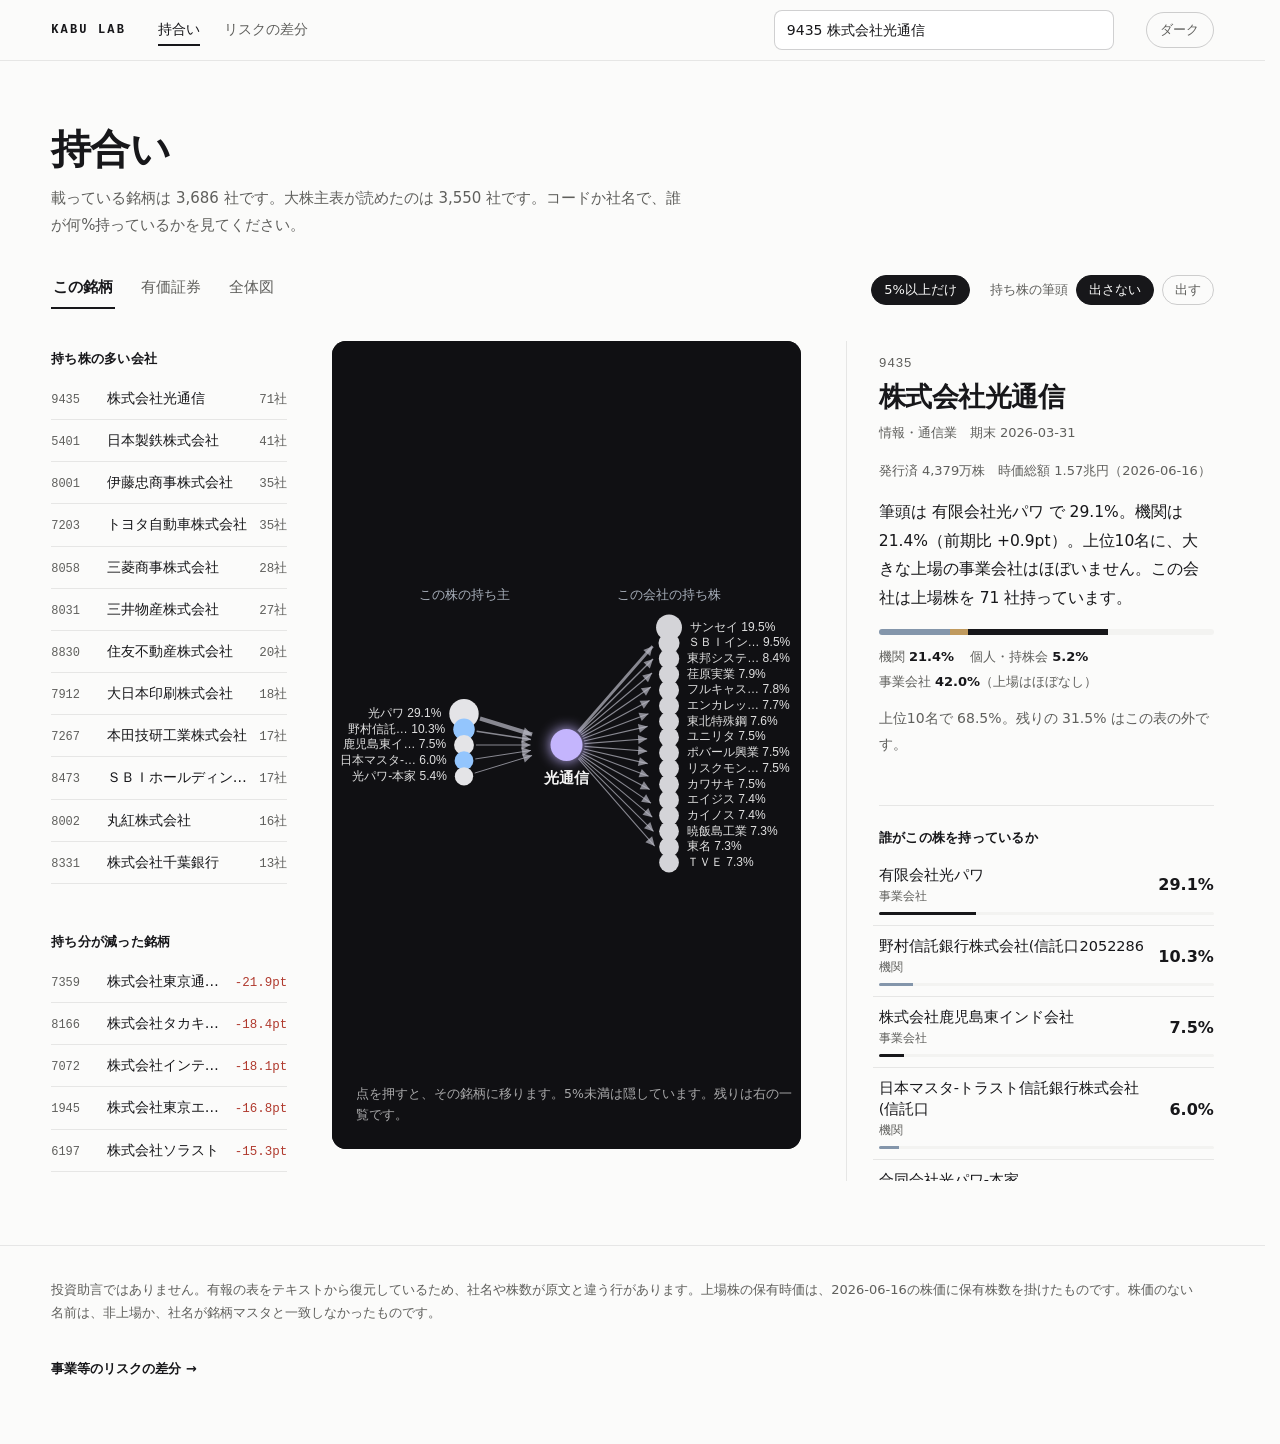
<file: index.html>
<!DOCTYPE html>
<html lang="ja">
<head>
  <meta charset="utf-8">
  <meta name="viewport" content="width=device-width, initial-scale=1">
  <title>持合い — 直近有報の株主グラフ</title>
  <meta name="description" content="直近の有価証券報告書から読んだ大株主をグラフで見る。誰が何%持っているか、互いに持ち合っている組が分かる。">
  <link rel="icon" href="data:,">
  <link rel="stylesheet" href="assets/app.css">
  <script>
    try {
      var t = localStorage.getItem("yuho-theme");
      if (t === "dark" || t === "light") document.documentElement.setAttribute("data-theme", t);
    } catch (e) {}
  </script>
</head>
<body>
  <a class="skip" href="#detail">銘柄の読みへ</a>
  <header class="top">
    <div class="bar">
      <a class="brandmark" href="./">KABU&nbsp;LAB</a>
      <nav class="servicenav" aria-label="サービス">
        <a href="./" aria-current="page">持合い</a>
        <a href="risk/">リスクの差分</a>
      </nav>
      <form class="search" role="search" id="search-form">
        <label class="sr" for="q">銘柄コードか社名</label>
        <input id="q" type="search" placeholder="銘柄コード・社名で検索" autocomplete="off" spellcheck="false">
        <ul id="suggest" class="suggest" hidden></ul>
      </form>
      <button type="button" id="theme" aria-pressed="false">ダーク</button>
    </div>
  </header>

  <div class="intro">
    <h1>持合い</h1>
    <p id="lede">コードか社名で、誰が何%持っているかを見ます。</p>
  </div>

  <div class="modes">
    <div class="modebar" role="tablist">
      <button type="button" class="mode" data-mode="local" aria-selected="true">この銘柄</button>
      <button type="button" class="mode" data-mode="book" aria-selected="false">有価証券</button>
      <button type="button" class="mode" data-mode="all" aria-selected="false">全体図</button>
    </div>
    <div class="depth" id="depth">
      <button type="button" id="floor" aria-pressed="true">5%以上だけ</button>
      <span>持ち株の筆頭</span>
      <button type="button" data-depth="1" aria-pressed="true">出さない</button>
      <button type="button" data-depth="2" aria-pressed="false">出す</button>
    </div>
  </div>

  <main>
    <aside class="lists" aria-label="銘柄リスト">
      <section>
        <h2 id="list-a">持ち株の多い会社</h2>
        <ol id="hubs"></ol>
      </section>
      <section>
        <h2 id="list-b">持ち分が減った銘柄</h2>
        <ol id="drops"></ol>
      </section>
      <section>
        <h2 id="list-c">互いに持ち合っている組</h2>
        <ol id="pairs"></ol>
      </section>
    </aside>

    <section class="stage" aria-label="株主グラフ">
      <canvas id="graph"></canvas>
      <p id="tip" class="tip" hidden></p>
      <p id="graph-note" class="note"></p>
      <div class="legend" id="legend"></div>
    </section>

    <aside class="detail" id="detail" aria-live="polite">
      <p class="quiet">銘柄を選ぶと、大株主と保有先が出ます。</p>
    </aside>
  </main>

  <footer>
    <p id="foot"></p>
    <p class="footnav"><a href="risk/">事業等のリスクの差分 →</a></p>
  </footer>
  <script src="assets/app.js"></script>
</body>
</html>
</file>
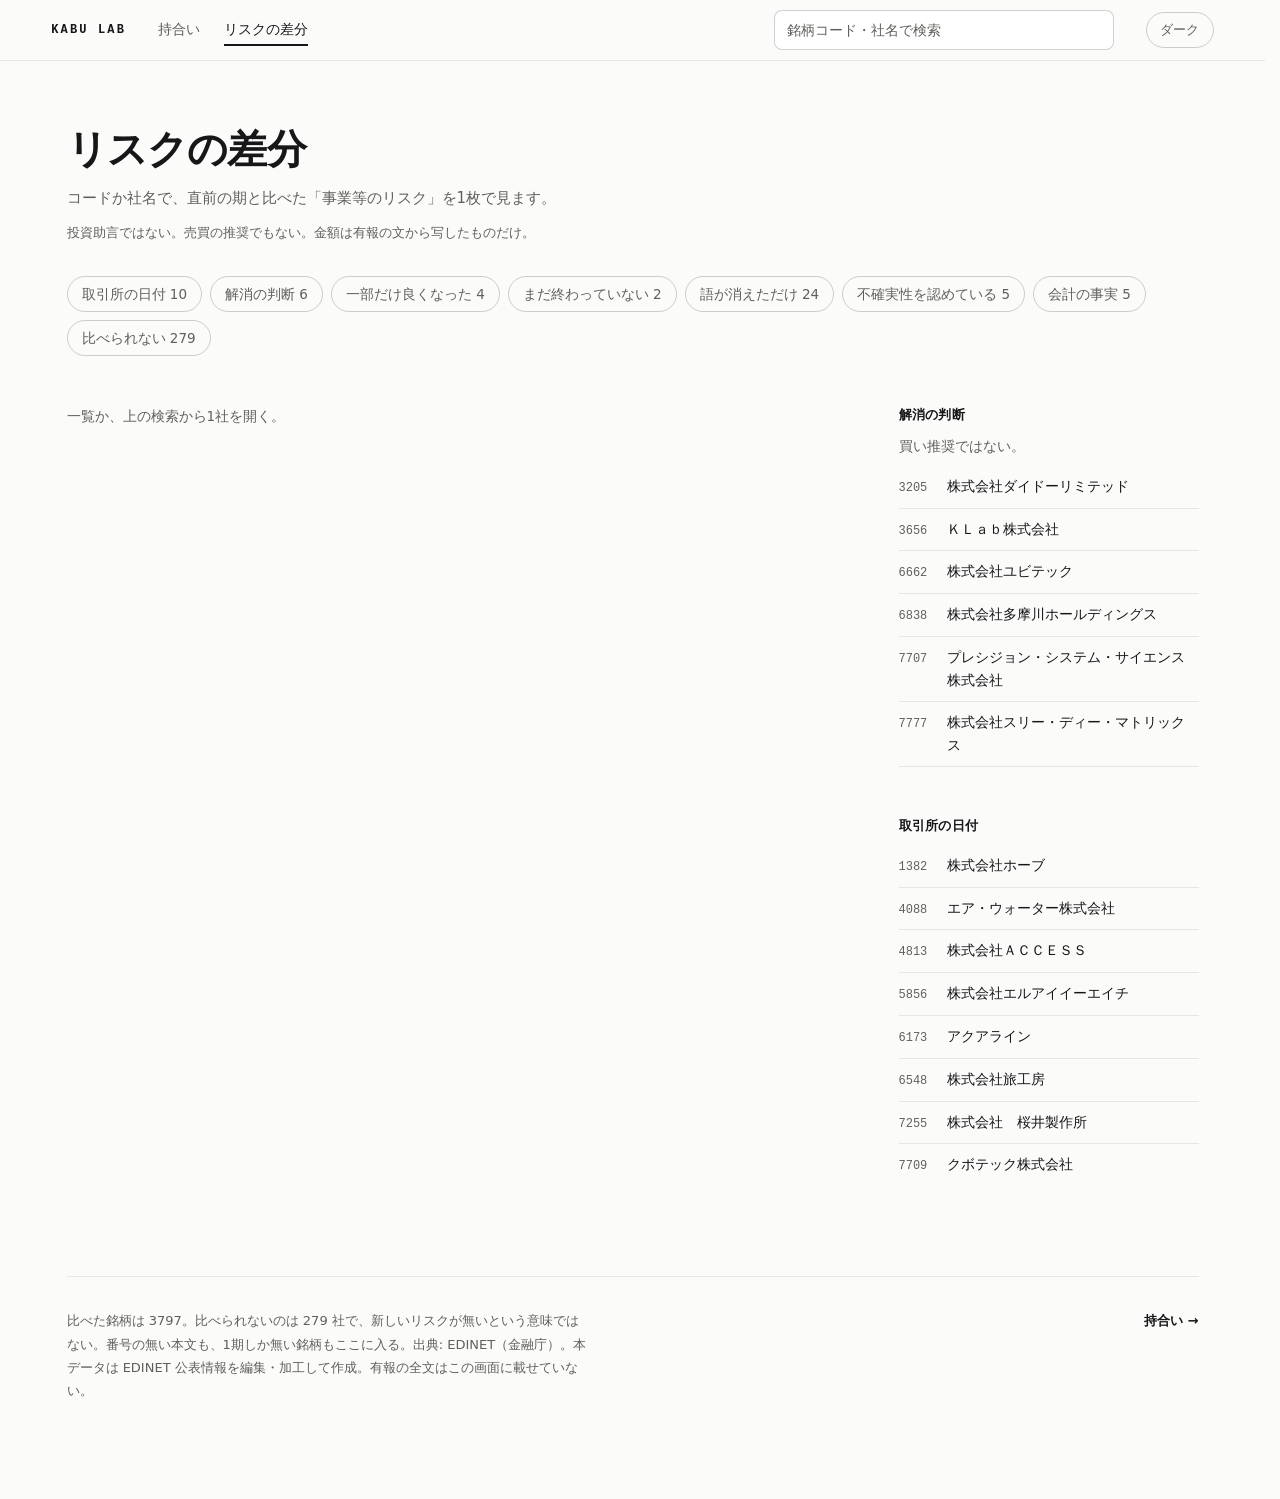
<file: risk/index.html>
<!DOCTYPE html>
<html lang="ja">
<head>
  <meta charset="utf-8">
  <meta name="viewport" content="width=device-width, initial-scale=1">
  <title>リスクの差分 — 直近有報の事業等のリスク</title>
  <meta name="description" content="直前の期と比べた「事業等のリスク」の差分を1枚で見る。増えた見出し、落ちた見出し、解消の判断。">
  <link rel="icon" href="data:,">
  <link rel="stylesheet" href="app.css">
  <script>
    try {
      var t = localStorage.getItem("yuho-theme");
      if (t === "dark" || t === "light") document.documentElement.setAttribute("data-theme", t);
    } catch (e) {}
  </script>
</head>
<body>
  <a class="skip" href="#detail">読みへ</a>
  <header class="top">
    <div class="bar">
      <a class="brandmark" href="../">KABU&nbsp;LAB</a>
      <nav class="servicenav" aria-label="サービス">
        <a href="../">持合い</a>
        <a href="./" aria-current="page">リスクの差分</a>
      </nav>
      <form class="search" role="search" id="search-form">
        <label class="sr" for="q">銘柄コードか社名</label>
        <input id="q" type="search" placeholder="銘柄コード・社名で検索" autocomplete="off" spellcheck="false" enterkeyhint="search">
        <ul id="suggest" class="suggest" role="listbox" hidden></ul>
      </form>
      <button type="button" id="theme" aria-pressed="false">ダーク</button>
    </div>
  </header>

  <div class="wrap">
    <div class="intro">
      <h1>リスクの差分</h1>
      <p class="lede" id="lede">コードか社名で、直前の期と比べた「事業等のリスク」を1枚で見ます。</p>
      <p class="disclaimer" id="disclaimer">投資助言ではない。売買の推奨でもない。金額は有報の文から写したものだけ。</p>
    </div>

    <nav class="chips" aria-label="読みの種類">
      <button type="button" class="chip" data-list="calendar" aria-pressed="false">取引所の日付</button>
      <button type="button" class="chip" data-list="resolved" aria-pressed="false">解消の判断</button>
      <button type="button" class="chip" data-list="partial" aria-pressed="false">一部だけ良くなった</button>
      <button type="button" class="chip" data-list="prospect" aria-pressed="false">まだ終わっていない</button>
      <button type="button" class="chip" data-list="phrase_gone" aria-pressed="false">語が消えただけ</button>
      <button type="button" class="chip" data-list="gc_affirmed" aria-pressed="false">不確実性を認めている</button>
      <button type="button" class="chip" data-list="accounting" aria-pressed="false">会計の事実</button>
      <button type="button" class="chip" data-list="incomparable" aria-pressed="false">比べられない</button>
    </nav>

    <main>
      <article class="detail" id="detail" aria-live="polite">
        <p class="quiet">一覧か、上の検索から1社を開く。</p>
      </article>
      <aside class="rail" aria-label="短い一覧">
        <section>
          <h2>解消の判断</h2>
          <p class="quiet">買い推奨ではない。</p>
          <ol id="resolved"></ol>
        </section>
        <section>
          <h2>取引所の日付</h2>
          <ol id="calendar"></ol>
        </section>
      </aside>
    </main>

    <footer>
      <p id="foot"></p>
      <p class="footnav"><a href="../">持合い →</a></p>
    </footer>
  </div>
  <script src="readings.js"></script>
  <script src="app.js"></script>
</body>
</html>
</file>
<file: assets/app.css>
/* Kabulab shared design tokens — light document style.
   Typography first, whitespace and hairlines instead of boxes,
   neutral palette + one ochre accent. The graph stays a dark island. */
:root {
  --font-sans: "Hiragino Sans", "Hiragino Kaku Gothic ProN", "Noto Sans JP",
    "Yu Gothic UI", "Yu Gothic", system-ui, sans-serif;
  --font-num: ui-monospace, "SF Mono", SFMono-Regular, Menlo, Consolas, monospace;

  --bg: #fbfbfa;
  --surface: #ffffff;
  --ink: #17171a;
  --muted: #5f5f5c;
  --faint: #8f8f8a;
  --line: rgba(23, 23, 26, 0.09);
  --line-strong: rgba(23, 23, 26, 0.2);
  --hover: #f3f3f1;
  --header-bg: rgba(251, 251, 250, 0.88);
  --accent: #a5762a;
  --sell: #b03a2e;
  --c-corp: #17171a;
  --c-inst: #8496ab;
  --c-people: #c09a5e;
  --c-insurer: #dcc7a4;
  --c-out: #9aa39b;
  --island: #101013;

  --sp-1: 4px; --sp-2: 8px; --sp-3: 12px; --sp-4: 16px; --sp-5: 24px;
  --sp-6: 32px; --sp-7: 48px; --sp-8: 64px; --sp-9: 96px;
  --pad-x: clamp(20px, 4vw, 56px);
  --ease: cubic-bezier(.2, .8, .2, 1);
  --dur: 150ms;

  font-family: var(--font-sans);
  color: var(--ink);
  background: var(--bg);
  font-size: 16px;
  line-height: 1.6;
  -webkit-font-smoothing: antialiased;
  text-rendering: optimizeLegibility;
}

@media (prefers-color-scheme: dark) {
  :root:not([data-theme="light"]) {
    --bg: #101013; --surface: #19191d; --ink: #ececea; --muted: #a8a8a2; --faint: #93938c;
    --line: rgba(236, 236, 234, 0.11); --line-strong: rgba(236, 236, 234, 0.26);
    --hover: #1f1f23; --header-bg: rgba(16, 16, 19, 0.86);
    --sell: #e08a80; --c-corp: #ececea; --c-inst: #93a9c0; --c-out: #a9b3aa;
  }
}
:root[data-theme="dark"] {
  --bg: #101013; --surface: #19191d; --ink: #ececea; --muted: #a8a8a2; --faint: #93938c;
  --line: rgba(236, 236, 234, 0.11); --line-strong: rgba(236, 236, 234, 0.26);
  --hover: #1f1f23; --header-bg: rgba(16, 16, 19, 0.86);
  --sell: #e08a80; --c-corp: #ececea; --c-inst: #93a9c0; --c-out: #a9b3aa;
}

* { box-sizing: border-box; }
html { scrollbar-gutter: stable; }
html, body { margin: 0; min-height: 100%; }
body { display: flex; flex-direction: column; min-height: 100vh; background: var(--bg); }
button, input { font: inherit; color: inherit; }
button { cursor: pointer; }
::selection { background: var(--ink); color: var(--bg); }
:focus-visible { outline: 2px solid var(--ink); outline-offset: 2px; border-radius: 2px; }

.sr {
  position: absolute; width: 1px; height: 1px;
  overflow: hidden; clip: rect(0 0 0 0); white-space: nowrap;
}
.skip {
  position: absolute; left: var(--sp-4); top: -56px; z-index: 10;
  background: var(--ink); color: var(--bg);
  padding: var(--sp-2) var(--sp-3); border-radius: 6px;
  font-size: 14px; text-decoration: none;
}
.skip:focus { top: var(--sp-3); }

/* ---- Header (identical geometry on both services) ---- */
.top {
  position: sticky; top: 0; z-index: 5;
  background: var(--header-bg);
  backdrop-filter: blur(10px); -webkit-backdrop-filter: blur(10px);
  border-bottom: 1px solid var(--line);
}
.bar {
  min-height: 60px;
  padding: 0 clamp(20px, 4vw, 56px);
  display: flex; align-items: center; gap: var(--sp-6);
}
.brandmark {
  font-family: var(--font-num); font-size: 12px; font-weight: 600; line-height: 1.5;
  letter-spacing: 0.18em; color: var(--ink); text-decoration: none; white-space: nowrap;
}
#theme {
  min-height: 36px; min-width: 68px; text-align: center; line-height: 1.5; padding: 0 var(--sp-3);
  background: transparent; border: 1px solid var(--line-strong); border-radius: 999px;
  font-size: 13px; color: var(--muted); white-space: nowrap;
  transition: color var(--dur) var(--ease), border-color var(--dur) var(--ease);
}
#theme:hover { color: var(--ink); border-color: var(--ink); }
.servicenav { display: flex; gap: var(--sp-5); }
.servicenav a {
  font-size: 14px; line-height: 1.5; color: var(--muted); text-decoration: none;
  padding: var(--sp-1) 0; border-bottom: 2px solid transparent;
  transition: color var(--dur) var(--ease);
}
.servicenav a:hover { color: var(--ink); }
.servicenav a[aria-current="page"] { color: var(--ink); border-bottom-color: var(--ink); }

.search { position: relative; flex: 0 1 340px; margin-left: auto; }
.search input {
  width: 100%; min-height: 40px;
  background: var(--surface);
  border: 1px solid var(--line-strong); border-radius: 8px;
  padding: var(--sp-2) var(--sp-3); font-size: 14px; line-height: 1.5;
  transition: border-color var(--dur) var(--ease);
}
.search input::placeholder { color: var(--muted); }
.search input:hover { border-color: var(--muted); }
.search input:focus { border-color: var(--ink); outline: none; }
.suggest {
  position: absolute; z-index: 6; left: 0; right: 0;
  margin: var(--sp-2) 0 0; padding: 6px; list-style: none;
  background: var(--surface); border: 1px solid var(--line); border-radius: 10px;
  box-shadow: 0 12px 32px rgba(23, 23, 26, 0.1);
  max-height: 320px; overflow: auto;
}
.suggest button {
  display: flex; width: 100%; gap: var(--sp-3); align-items: baseline;
  text-align: left; background: transparent; border: 0; border-radius: 6px;
  padding: var(--sp-2); font-size: 14px; min-height: 40px;
}
.suggest button[aria-selected="true"], .suggest button:hover { background: var(--hover); }
.suggest .code { font-family: var(--font-num); font-size: 12px; color: var(--muted); min-width: 3.4em; }

/* ---- Intro ---- */
.intro { padding: var(--sp-8) var(--pad-x) 0; }
.intro h1 {
  margin: 0; font-size: clamp(30px, 3.4vw, 40px); font-weight: 700;
  letter-spacing: -0.02em; line-height: 1.2;
}
.intro p { margin: var(--sp-3) 0 0; color: var(--muted); font-size: 15px; max-width: 42em; line-height: 1.8; }

/* ---- Modes ---- */
.modes {
  display: flex; gap: var(--sp-4); align-items: center; justify-content: space-between;
  flex-wrap: wrap; padding: var(--sp-6) var(--pad-x) 0;
}
.modebar { display: flex; gap: var(--sp-5); }
.mode {
  background: transparent; border: 0; border-bottom: 2px solid transparent;
  padding: var(--sp-1) 2px var(--sp-2); font-size: 15px; color: var(--muted);
  transition: color var(--dur) var(--ease);
}
.mode:hover { color: var(--ink); }
.mode[aria-selected="true"] { color: var(--ink); font-weight: 600; border-bottom-color: var(--ink); }
.depth[hidden] { display: none; }
.depth { display: flex; gap: var(--sp-2); align-items: center; color: var(--muted); font-size: 13px; }
.depth span { margin-left: var(--sp-3); }
.depth button {
  background: transparent; color: var(--muted);
  border: 1px solid var(--line-strong); border-radius: 999px;
  padding: 3px 12px; font-size: 13px; min-height: 30px;
  transition: background-color var(--dur) var(--ease), color var(--dur) var(--ease), border-color var(--dur) var(--ease);
}
.depth button:hover { color: var(--ink); border-color: var(--ink); }
.depth button[aria-pressed="true"] { background: var(--ink); color: var(--bg); border-color: var(--ink); }

/* ---- Layout ---- */
main {
  flex: 1; display: grid;
  grid-template-columns: 236px minmax(0, 1fr) 368px;
  gap: clamp(24px, 3.5vw, 56px);
  padding: var(--sp-6) var(--pad-x) var(--sp-8);
  align-items: start;
}
.lists, .detail {
  overflow: auto; max-height: calc(100vh - 60px);
  position: sticky; top: 60px; padding-top: var(--sp-2);
  scrollbar-width: thin; scrollbar-color: var(--line-strong) transparent;
}
.detail { border-left: 1px solid var(--line); padding-left: clamp(20px, 2.5vw, 40px); }

/* ---- Lists ---- */
.lists section + section { margin-top: var(--sp-7); }
.lists h2 { margin: 0 0 var(--sp-2); font-size: 13px; font-weight: 600; letter-spacing: 0.02em; }
.lists ol { list-style: none; margin: 0; padding: 0; }
.lists button {
  width: 100%; text-align: left; background: transparent; border: 0;
  border-bottom: 1px solid var(--line); border-radius: 0;
  padding: 9px 6px; margin: 0 -6px; width: calc(100% + 12px);
  display: grid; grid-template-columns: 3.4em 1fr auto; gap: var(--sp-2); align-items: baseline;
  font-size: 14px;
  transition: background-color var(--dur) var(--ease);
}
.lists button:hover { background: var(--hover); }
.lists .code { font-family: var(--font-num); font-size: 12px; color: var(--muted); }
.lists .num { font-family: var(--font-num); font-size: 12.5px; color: var(--muted); font-variant-numeric: tabular-nums; }
.lists .num.down { color: var(--sell); }
.lists .name { overflow: hidden; text-overflow: ellipsis; white-space: nowrap; }

/* ---- Graph island ---- */
.stage {
  position: relative; min-height: 560px; height: calc(100vh - 60px - var(--sp-6));
  max-height: 860px;
  background: var(--island); border-radius: 14px; overflow: hidden;
}
.stage canvas { width: 100%; height: 100%; display: block; cursor: grab; background: var(--island); }
.stage canvas:active { cursor: grabbing; }
.note {
  position: absolute; left: var(--sp-5); bottom: var(--sp-5); margin: 0;
  max-width: 36rem; color: rgba(255, 255, 255, 0.64); font-size: 12.5px; line-height: 1.7;
  pointer-events: none;
}
.tip {
  position: absolute; z-index: 2; margin: 0; max-width: 18rem;
  padding: var(--sp-2) var(--sp-3);
  background: rgba(23, 23, 26, 0.94); color: #f5f5f3;
  border: 1px solid rgba(255, 255, 255, 0.14); border-radius: 8px;
  font-size: 13px; line-height: 1.55; white-space: pre-line; pointer-events: none;
}
.legend {
  position: absolute; left: var(--sp-5); top: var(--sp-4);
  display: flex; flex-wrap: wrap; gap: var(--sp-2) var(--sp-4);
  max-width: min(46rem, 75%); font-size: 12px; color: rgba(255, 255, 255, 0.76);
}
.swatch {
  display: inline-block; width: 8px; height: 8px; margin-right: 6px;
  border-radius: 50%; vertical-align: 0;
}
.swatch.corp { background: var(--c-corp); }
.swatch.inst { background: var(--c-inst); }
.swatch.stable { background: var(--c-people); }
.swatch.broker { background: var(--c-out); }

/* ---- Detail (document column) ---- */
.detail .who { margin: 0; }
.detail .who .code {
  font-family: var(--font-num); font-size: 13px; color: var(--muted);
  letter-spacing: 0.04em;
}
.detail h2 {
  font-size: 27px; font-weight: 700; letter-spacing: -0.02em;
  line-height: 1.3; margin: var(--sp-1) 0 var(--sp-2);
  text-wrap: balance;
}
.detail h2.block {
  font-size: 13px; font-weight: 600; letter-spacing: 0.02em;
  margin: var(--sp-7) 0 var(--sp-2);
  padding-top: var(--sp-5); border-top: 1px solid var(--line);
}
.meta { margin: 0 0 var(--sp-4); color: var(--muted); font-size: 13px; line-height: 1.7; }
.reading { margin: 0 0 var(--sp-4); font-size: 15.5px; line-height: 1.85; max-width: 40em; text-wrap: pretty; }
.weightbar {
  height: 6px; border-radius: 3px; overflow: hidden;
  background: var(--hover); margin: 0 0 var(--sp-3);
}
.weightbar span { display: block; height: 100%; background: var(--c-corp); }
.mix {
  display: flex; height: 6px; border-radius: 3px; overflow: hidden;
  background: var(--hover); margin: var(--sp-4) 0 var(--sp-3);
}
.mix span { display: block; height: 100%; }
.mix .inst { background: var(--c-inst); }
.mix .people { background: var(--c-people); }
.mix .insurer { background: var(--c-insurer); }
.mix .corp { background: var(--c-corp); }
.mix-legend {
  display: flex; flex-wrap: wrap; gap: var(--sp-1) var(--sp-4);
  margin: 0 0 var(--sp-2); font-size: 13px; color: var(--muted);
}
.mix-legend b { color: var(--ink); font-weight: 600; font-variant-numeric: tabular-nums; }
.meters { display: grid; gap: var(--sp-2); margin: 0 0 var(--sp-4); }
.meters div { display: grid; grid-template-columns: 5.5em 1fr 3.4em; gap: var(--sp-2); align-items: center; font-size: 13px; }
.meters .bar { height: 6px; border-radius: 3px; background: var(--hover); overflow: hidden; }
.meters .bar span { display: block; height: 100%; }
.meters .bar.stable span { background: var(--c-people); }
.meters .bar.inst span { background: var(--c-inst); }
.meters .bar.corp span { background: var(--c-corp); }
.meters b { font-variant-numeric: tabular-nums; font-weight: 600; text-align: right; }
.delta { margin: 0 0 var(--sp-3); font-size: 14px; line-height: 1.75; }
.delta.down { color: var(--sell); }

button.line { width: calc(100% + 12px); background: transparent; border: 0; text-align: left; font: inherit; }
.line {
  display: grid; grid-template-columns: minmax(0, 1fr) auto;
  grid-template-areas: "nm pct" "sub pct" "bar bar";
  gap: 1px var(--sp-3);
  padding: 10px 6px; margin: 0 -6px;
  border-bottom: 1px solid var(--line);
  transition: background-color var(--dur) var(--ease);
}
.line.link:hover { background: var(--hover); }
.line .nm { grid-area: nm; min-width: 0; line-height: 1.45; font-size: 14.5px; }
.line .sub { grid-area: sub; color: var(--muted); font-size: 12px; }
.line b {
  grid-area: pct; align-self: center;
  font-variant-numeric: tabular-nums; font-weight: 600;
  font-size: 16px; white-space: nowrap;
}
.line .track { grid-area: bar; height: 3px; border-radius: 2px; background: var(--hover); margin-top: 5px; overflow: hidden; }
.line .track span { display: block; height: 100%; background: var(--c-corp); }
.line .track.inst span { background: var(--c-inst); }
.line .track.people span { background: var(--c-people); }
.line .track.out span { background: var(--c-out); }

table { width: 100%; border-collapse: collapse; font-size: 13.5px; font-variant-numeric: tabular-nums; }
th, td { text-align: left; padding: 7px 6px 7px 0; border-bottom: 1px solid var(--line); vertical-align: baseline; }
th { color: var(--muted); font-weight: 500; font-size: 12px; white-space: nowrap; }
td:nth-child(2) { white-space: nowrap; color: var(--muted); }
td.r, th.r { text-align: right; }
tr.link { cursor: pointer; }
tr.link:hover { background: var(--hover); }
.quiet { color: var(--muted); font-size: 14px; line-height: 1.8; }

/* ---- Footer ---- */
footer {
  display: flex; gap: var(--sp-6); justify-content: space-between; flex-wrap: wrap;
  padding: var(--sp-6) var(--pad-x) var(--sp-8);
  border-top: 1px solid var(--line);
}
footer p { margin: 0; max-width: 72rem; color: var(--muted); font-size: 13px; line-height: 1.8; }
footer .footnav a { color: var(--ink); text-decoration: none; font-weight: 600; white-space: nowrap; }
footer .footnav a:hover { text-decoration: underline; text-underline-offset: 3px; }

@media (max-width: 1180px) {
  main { grid-template-columns: 210px minmax(0, 1fr) 320px; }
}
@media (max-width: 980px) {
  .bar { flex-wrap: wrap; gap: var(--sp-3) var(--sp-5); padding-top: var(--sp-3); padding-bottom: var(--sp-3); }
  .search { order: 4; flex-basis: 100%; margin-left: 0; }
  #theme { margin-left: auto; }
  .intro { padding-top: var(--sp-7); }
  .depth { flex-wrap: wrap; }
  main { grid-template-columns: 1fr; gap: var(--sp-7); }
  main > * { min-width: 0; }
  .lists, .detail { position: static; max-height: none; }
  .lists { overflow: visible; }
  .detail { border-left: 0; padding-left: 0; order: 2; overflow-x: auto; overflow-y: hidden; }
  .stage { order: 1; height: 58vh; min-height: 400px; }
  .lists { order: 3; }
}

@media (prefers-reduced-motion: reduce) {
  * { animation: none !important; transition: none !important; scroll-behavior: auto !important; }
}
</file>
<file: risk/app.css>
/* Kabulab shared design tokens — light document style (+ dark kept first-class).
   Typography first, whitespace and hairlines instead of boxes,
   neutral palette, colour only as desaturated tag tints. */
:root {
  --font-sans: "Hiragino Sans", "Hiragino Kaku Gothic ProN", "Noto Sans JP",
    "Yu Gothic UI", "Yu Gothic", system-ui, sans-serif;
  --font-num: ui-monospace, "SF Mono", SFMono-Regular, Menlo, Consolas, monospace;
  --fs-sm: 0.8125rem;
  --fs-base: 1.0625rem;
  --lh-body: 1.85;
  --measure: 40em;

  --bg: #fbfbfa;
  --surface: #ffffff;
  --ink: #17171a;
  --muted: #5f5f5c;
  --faint: #8f8f8a;
  --line: rgba(23, 23, 26, 0.09);
  --line-strong: rgba(23, 23, 26, 0.2);
  --hover: #f3f3f1;
  --header-bg: rgba(251, 251, 250, 0.88);
  --tag-cal-bg: #f6e9e4;   --tag-cal-ink: #7d3a2d;
  --tag-ok-bg: #e8f1e9;    --tag-ok-ink: #2e5c3a;
  --tag-warn-bg: #f7efdd;  --tag-warn-ink: #7d5a16;
  --tag-stop-bg: #f6e7e4;  --tag-stop-ink: #7d332b;
  --tag-quiet-bg: #f0f0ee; --tag-quiet-ink: #5f5f5c;

  --sp-1: 4px; --sp-2: 8px; --sp-3: 12px; --sp-4: 16px; --sp-5: 24px;
  --sp-6: 32px; --sp-7: 48px; --sp-8: 64px; --sp-9: 96px;
  --container: 1180px;
  --ease: cubic-bezier(.2, .8, .2, 1);
  --dur: 150ms;

  color: var(--ink);
  background: var(--bg);
  font: 400 16px/1.65 var(--font-sans);
  -webkit-font-smoothing: antialiased;
  text-rendering: optimizeLegibility;
  line-break: strict;
  word-break: normal;
  overflow-wrap: anywhere;
}

@media (prefers-color-scheme: dark) {
  :root:not([data-theme="light"]) {
    --bg: #101013; --surface: #19191d; --ink: #ececea; --muted: #a8a8a2; --faint: #93938c;
    --line: rgba(236, 236, 234, 0.11); --line-strong: rgba(236, 236, 234, 0.26);
    --hover: #1f1f23; --header-bg: rgba(16, 16, 19, 0.86);
    --tag-cal-bg: #38241e; --tag-cal-ink: #eebdaf;
    --tag-ok-bg: #1d2d21;  --tag-ok-ink: #b3d9bc;
    --tag-warn-bg: #362c18; --tag-warn-ink: #ecd3a0;
    --tag-stop-bg: #372220; --tag-stop-ink: #eeb8b1;
    --tag-quiet-bg: #222227; --tag-quiet-ink: #c6c6c0;
  }
}
:root[data-theme="dark"] {
  --bg: #101013; --surface: #19191d; --ink: #ececea; --muted: #a8a8a2; --faint: #93938c;
  --line: rgba(236, 236, 234, 0.11); --line-strong: rgba(236, 236, 234, 0.26);
  --hover: #1f1f23; --header-bg: rgba(16, 16, 19, 0.86);
  --tag-cal-bg: #38241e; --tag-cal-ink: #eebdaf;
  --tag-ok-bg: #1d2d21;  --tag-ok-ink: #b3d9bc;
  --tag-warn-bg: #362c18; --tag-warn-ink: #ecd3a0;
  --tag-stop-bg: #372220; --tag-stop-ink: #eeb8b1;
  --tag-quiet-bg: #222227; --tag-quiet-ink: #c6c6c0;
}

* { box-sizing: border-box; }
html { scrollbar-gutter: stable; }
html, body { margin: 0; min-height: 100%; }
body { min-height: 100vh; background: var(--bg); color: var(--ink); }
button, input { font: inherit; color: inherit; }
button { cursor: pointer; }
a { color: var(--ink); text-underline-offset: 3px; }
::selection { background: var(--ink); color: var(--bg); }
:focus-visible { outline: 2px solid var(--ink); outline-offset: 2px; border-radius: 2px; }

.skip {
  position: absolute; left: var(--sp-4); top: -56px; z-index: 10;
  background: var(--ink); color: var(--bg);
  padding: var(--sp-2) var(--sp-3); border-radius: 6px;
  font-size: 14px; text-decoration: none;
}
.skip:focus { top: var(--sp-3); }
.sr {
  position: absolute; width: 1px; height: 1px;
  overflow: hidden; clip: rect(0 0 0 0); white-space: nowrap;
}

/* ---- Header ---- */
.top {
  position: sticky; top: 0; z-index: 5;
  background: var(--header-bg);
  backdrop-filter: blur(10px); -webkit-backdrop-filter: blur(10px);
  border-bottom: 1px solid var(--line);
}
.bar {
  min-height: 60px;
  padding: 0 clamp(20px, 4vw, 56px);
  display: flex; align-items: center; gap: var(--sp-6);
}
.brandmark {
  font-family: var(--font-num); font-size: 12px; font-weight: 600; line-height: 1.5;
  letter-spacing: 0.18em; color: var(--ink); text-decoration: none; white-space: nowrap;
}
.servicenav { display: flex; gap: var(--sp-5); }
.servicenav a {
  font-size: 14px; line-height: 1.5; color: var(--muted); text-decoration: none;
  padding: var(--sp-1) 0; border-bottom: 2px solid transparent;
  transition: color var(--dur) var(--ease);
}
.servicenav a:hover { color: var(--ink); }
.servicenav a[aria-current="page"] { color: var(--ink); border-bottom-color: var(--ink); }
#theme {
  min-height: 36px; min-width: 68px; text-align: center; line-height: 1.5; padding: 0 var(--sp-3);
  background: transparent; border: 1px solid var(--line-strong); border-radius: 999px;
  font-size: 13px; color: var(--muted); white-space: nowrap;
  transition: color var(--dur) var(--ease), border-color var(--dur) var(--ease);
}
#theme:hover { color: var(--ink); border-color: var(--ink); }

.search { position: relative; flex: 0 1 340px; margin-left: auto; }
.search input {
  width: 100%; min-height: 40px;
  background: var(--surface); border: 1px solid var(--line-strong); border-radius: 8px;
  padding: var(--sp-2) var(--sp-3); font-size: 14px; line-height: 1.5;
  transition: border-color var(--dur) var(--ease);
}
.search input::placeholder { color: var(--muted); }
.search input:hover { border-color: var(--muted); }
.search input:focus { border-color: var(--ink); outline: none; }
.suggest {
  position: absolute; z-index: 6; left: 0; right: 0;
  margin: var(--sp-2) 0 0; padding: 6px; list-style: none;
  background: var(--surface); border: 1px solid var(--line); border-radius: 10px;
  box-shadow: 0 12px 32px rgba(0, 0, 0, 0.12);
  max-height: 320px; overflow: auto;
}
.suggest button {
  display: flex; width: 100%; gap: var(--sp-3); align-items: baseline;
  text-align: left; background: transparent; border: 0; border-radius: 6px;
  min-height: 40px; padding: var(--sp-2); font-size: 14px;
}
.suggest button[aria-selected="true"], .suggest button:hover { background: var(--hover); }
.suggest .code, .rail .code {
  font-family: var(--font-num); font-size: 12px; color: var(--muted); min-width: 3.4em;
}
.suggest .mark { margin-left: auto; color: var(--muted); font-size: var(--fs-sm); }

/* ---- Intro ---- */
.wrap { max-width: var(--container); margin: 0 auto; padding: 0 var(--sp-5) var(--sp-9); }
.intro { padding-top: var(--sp-8); }
.intro h1 {
  margin: 0; font-size: clamp(30px, 3.4vw, 40px); font-weight: 700;
  letter-spacing: -0.02em; line-height: 1.2;
}
.lede { margin: var(--sp-3) 0 0; max-width: var(--measure); color: var(--muted); font-size: 15px; line-height: 1.85; }
.disclaimer { margin: var(--sp-2) 0 0; max-width: var(--measure); color: var(--muted); font-size: 13px; line-height: 1.8; }

/* ---- Filter chips ---- */
.chips { display: flex; flex-wrap: wrap; gap: var(--sp-2); margin-top: var(--sp-6); }
.chip {
  min-height: 36px; background: transparent;
  border: 1px solid var(--line-strong); border-radius: 999px;
  padding: var(--sp-1) 14px; font-size: 13.5px; color: var(--muted);
  transition: background-color var(--dur) var(--ease), color var(--dur) var(--ease), border-color var(--dur) var(--ease);
}
.chip:hover { color: var(--ink); border-color: var(--ink); }
.chip[aria-pressed="true"] { background: var(--ink); color: var(--bg); border-color: var(--ink); }

/* ---- Layout: document + rail ---- */
main {
  display: grid; grid-template-columns: minmax(0, 1fr) 300px;
  gap: clamp(32px, 5vw, 72px); align-items: start;
  padding-top: var(--sp-7);
}
.rail {
  position: sticky; top: 92px; max-height: calc(100vh - 124px); overflow: auto;
  scrollbar-width: thin; scrollbar-color: var(--line-strong) transparent;
}
.rail section + section { margin-top: var(--sp-7); }
.rail h2 { margin: 0 0 var(--sp-2); font-size: 13px; font-weight: 600; letter-spacing: 0.02em; }
.rail ol { margin: 0; padding: 0; list-style: none; }
.rail button {
  display: flex; width: calc(100% + 12px); gap: var(--sp-2); align-items: baseline;
  text-align: left; background: transparent; border: 0;
  border-bottom: 1px solid var(--line);
  min-height: 40px; padding: 9px 6px; margin: 0 -6px;
  font-size: 14px;
  transition: background-color var(--dur) var(--ease);
}
.rail button:hover { background: var(--hover); }
.rail button .mark { margin-left: auto; color: var(--muted); font-size: var(--fs-sm); white-space: nowrap; }
button[aria-current="true"] { background: var(--hover); }
button[aria-current="true"] .code { color: var(--ink); font-weight: 600; }
.quiet { color: var(--muted); margin: 0 0 var(--sp-2); font-size: 13.5px; line-height: 1.8; }

/* ---- Detail document ---- */
.detail { min-width: 0; }
.detail h2 {
  margin: var(--sp-4) 0 var(--sp-2);
  font-size: clamp(26px, 3vw, 34px); font-weight: 700;
  letter-spacing: -0.02em; line-height: 1.3; text-wrap: balance;
}
.detail h3 {
  margin: var(--sp-7) 0 var(--sp-2); padding-top: var(--sp-5);
  border-top: 1px solid var(--line);
  font-size: 13px; font-weight: 600; letter-spacing: 0.02em;
}
.detail .meta {
  margin: 0; color: var(--muted); font-size: 13px; line-height: 1.8;
  font-variant-numeric: tabular-nums;
}
.detail .sentence {
  max-width: var(--measure); margin: var(--sp-5) 0 0;
  font-size: var(--fs-base); line-height: var(--lh-body); text-wrap: pretty;
}
.detail p { max-width: var(--measure); }
.detail button[data-code] {
  background: transparent; border: 0; border-radius: 6px;
  padding: 6px 8px; margin: 0 -8px;
  font-size: 17px; font-weight: 600; letter-spacing: -0.01em;
  color: var(--ink); text-align: left;
  transition: background-color var(--dur) var(--ease);
}
.detail button[data-code]:hover { background: var(--hover); text-decoration: underline; text-underline-offset: 3px; }
.detail ul { margin: var(--sp-2) 0 0; padding-left: 1.3em; max-width: var(--measure); line-height: 1.9; }
.detail li::marker { color: var(--faint); }
.badge {
  display: inline-block; margin: 0;
  padding: 3px 10px; border-radius: 999px;
  font-size: 12.5px; font-weight: 600; line-height: 1.5;
}
.kind-calendar { background: var(--tag-cal-bg); color: var(--tag-cal-ink); }
.kind-judgment { background: var(--tag-ok-bg); color: var(--tag-ok-ink); }
.kind-partial, .kind-prospect { background: var(--tag-warn-bg); color: var(--tag-warn-ink); }
.kind-phrase { background: var(--tag-stop-bg); color: var(--tag-stop-ink); }
.kind-incomparable, .kind-quiet { background: var(--tag-quiet-bg); color: var(--tag-quiet-ink); }

/* ---- Footer ---- */
footer {
  display: flex; gap: var(--sp-6); justify-content: space-between; flex-wrap: wrap;
  margin-top: var(--sp-9); padding-top: var(--sp-6);
  border-top: 1px solid var(--line);
}
footer p { margin: 0; max-width: var(--measure); color: var(--muted); font-size: 13px; line-height: 1.8; }
footer .footnav a { color: var(--ink); text-decoration: none; font-weight: 600; white-space: nowrap; }
footer .footnav a:hover { text-decoration: underline; }

@media (prefers-reduced-motion: reduce) {
  * { animation: none !important; transition: none !important; scroll-behavior: auto !important; }
}
@media (max-width: 1023px) {
  .bar { flex-wrap: wrap; gap: var(--sp-3) var(--sp-5); padding-top: var(--sp-3); padding-bottom: var(--sp-3); }
  .search { max-width: none; order: 4; flex-basis: 100%; margin-left: 0; }
  #theme { margin-left: auto; }
  .wrap { padding: 0 var(--sp-4) var(--sp-8); }
  .intro { padding-top: var(--sp-7); }
  main { grid-template-columns: 1fr; gap: var(--sp-7); }
  .rail { position: static; max-height: none; }
}
</file>
